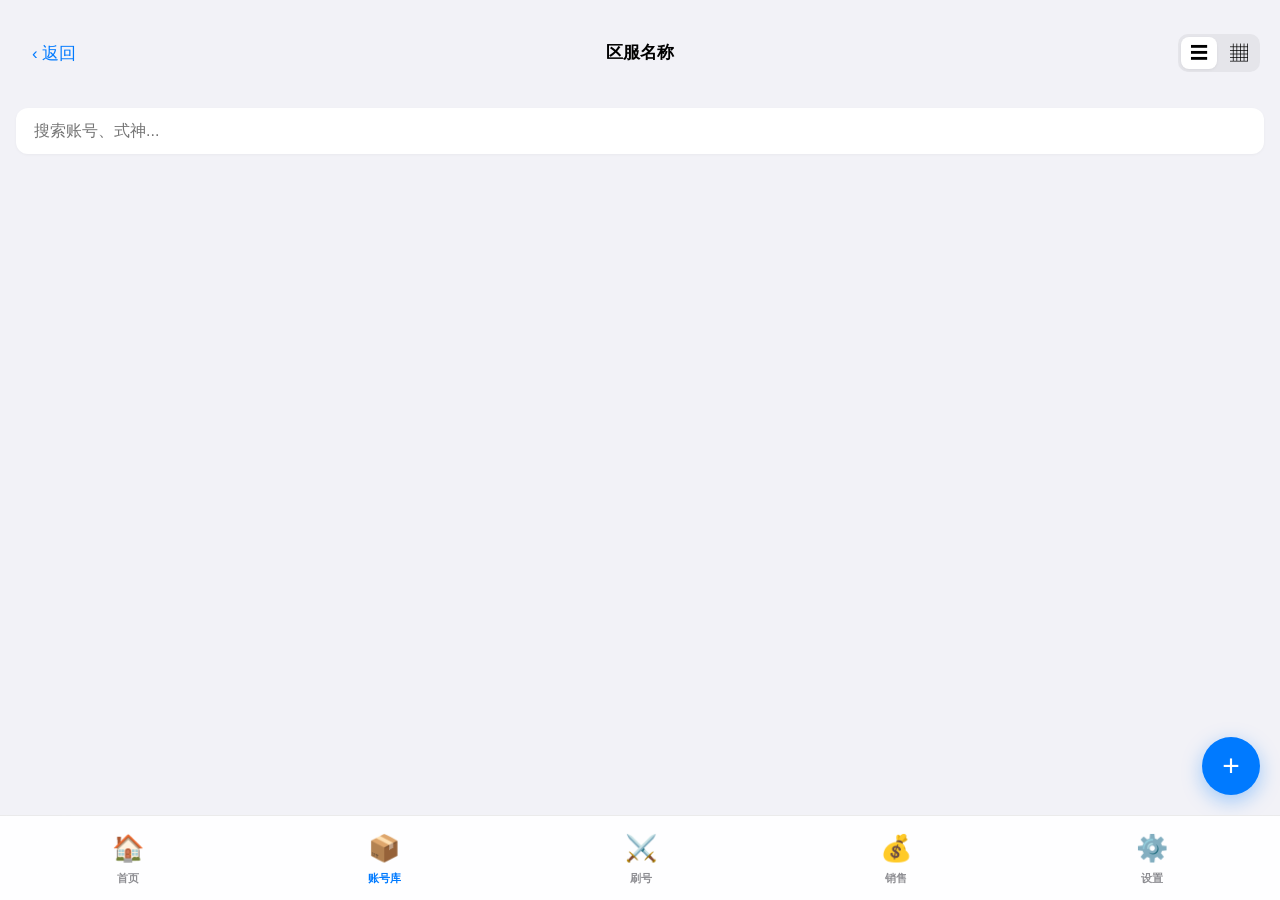
<file: accounts.html>
<!DOCTYPE html>
<html lang="zh-CN">
<head>
    <meta charset="UTF-8">
    <meta name="viewport" content="width=device-width, initial-scale=1.0, maximum-scale=1.0, user-scalable=no, viewport-fit=cover">
    <meta name="apple-mobile-web-app-capable" content="yes">
    <meta name="apple-mobile-web-app-status-bar-style" content="default">
    <title>阴阳师账号管理器 - 账号列表</title>
    <link rel="stylesheet" href="styles.css">
</head>
<body>
    <div class="safe-top"></div>
    <div class="container">
        <section class="view active">
            <div class="ios-nav-bar">
                <button class="ios-nav-back" onclick="backToServerList()">‹ 返回</button>
                <span class="ios-nav-title" id="currentServerName">区服名称</span>
                <div class="ios-nav-right">
                    <div class="ios-view-toggle">
                        <button class="ios-view-toggle-btn active" id="viewListBtn" onclick="setViewMode('list')">☰</button>
                        <button class="ios-view-toggle-btn" id="viewGridBtn" onclick="setViewMode('grid')">▦</button>
                    </div>
                </div>
            </div>
            <div class="search-bar">
                <input type="text" class="search-input" id="accountSearch" placeholder="搜索账号、式神..." oninput="filterAccounts()">
            </div>
            <div id="accountList"></div>
        </section>
    </div>
    
    <nav class="ios-tab-bar">
        <a class="ios-tab-item" onclick="event.preventDefault();navigateTo('home')">
            <span class="ios-tab-icon">🏠</span>
            <span class="ios-tab-label">首页</span>
        </a>
        <a class="ios-tab-item active" onclick="event.preventDefault();navigateTo('accounts')">
            <span class="ios-tab-icon">📦</span>
            <span class="ios-tab-label">账号库</span>
        </a>
        <a class="ios-tab-item" onclick="event.preventDefault();navigateTo('grind')">
            <span class="ios-tab-icon">⚔️</span>
            <span class="ios-tab-label">刷号</span>
        </a>
        <a class="ios-tab-item" onclick="event.preventDefault();navigateTo('sales')">
            <span class="ios-tab-icon">💰</span>
            <span class="ios-tab-label">销售</span>
        </a>
        <a class="ios-tab-item" onclick="event.preventDefault();navigateTo('settings')">
            <span class="ios-tab-icon">⚙️</span>
            <span class="ios-tab-label">设置</span>
        </a>
    </nav>

    <button class="fab" onclick="openAddAccountModal()">+</button>
    <input type="hidden" id="currentServerId">

    <div class="ios-modal" id="accountModal">
        <div class="ios-modal-content">
            <div class="ios-modal-header">
                <h3 class="ios-modal-title" id="accountModalTitle">添加账号</h3>
                <button class="ios-modal-close" onclick="closeModal('accountModal')">×</button>
            </div>
            <form id="accountForm">
                <input type="hidden" id="editAccountId">
                <div class="ios-form-row">
                    <div class="ios-form-group">
                        <label class="ios-form-label">账号</label>
                        <input type="text" class="ios-form-input" id="accountName" required placeholder="自动补@163.com">
                    </div>
                    <div class="ios-form-group">
                        <label class="ios-form-label">密码</label>
                        <input type="text" class="ios-form-input" id="accountPassword" placeholder="默认密码">
                    </div>
                </div>
                <div class="ios-form-row">
                    <div class="ios-form-group">
                        <label class="ios-form-label">等级</label>
                        <input type="number" class="ios-form-input" id="accountLevel" min="1" max="60" value="1">
                    </div>
                    <div class="ios-form-group">
                        <label class="ios-form-label">手机号</label>
                        <select class="ios-form-select" id="accountPhone" onchange="checkPhoneManual()">
                            <option value="">选择手机号</option>
                            <option value="__manual__">手动输入</option>
                        </select>
                        <input type="text" class="ios-form-input" id="accountPhoneManual" style="display:none;margin-top:10px;" placeholder="输入手机号">
                    </div>
                </div>
                <div class="ios-form-group">
                    <label class="ios-form-label">式神（逗号分隔）</label>
                    <input type="text" class="ios-form-input" id="accountShikigami" placeholder="阿修罗,因幡辉夜姬">
                </div>
                <div class="ios-form-group">
                    <label class="ios-form-label">备注</label>
                    <input type="text" class="ios-form-input" id="accountRemark" placeholder="添加备注...">
                </div>
                <div class="ios-modal-footer">
                    <button type="button" class="ios-btn ios-btn-gray" onclick="closeModal('accountModal')">取消</button>
                    <button type="submit" class="ios-btn ios-btn-primary">保存</button>
                </div>
            </form>
        </div>
    </div>

    <div class="ios-modal" id="sellModal">
        <div class="ios-modal-content">
            <div class="ios-modal-header">
                <h3 class="ios-modal-title">标记已售</h3>
                <button class="ios-modal-close" onclick="closeModal('sellModal')">×</button>
            </div>
            <form id="sellForm">
                <input type="hidden" id="sellAccountId">
                <div class="ios-form-group">
                    <label class="ios-form-label">出售价格</label>
                    <input type="number" class="ios-form-input" id="sellPrice" required placeholder="输入售价">
                </div>
                <div class="ios-modal-footer">
                    <button type="button" class="ios-btn ios-btn-gray" onclick="closeModal('sellModal')">取消</button>
                    <button type="submit" class="ios-btn ios-btn-success">确认出售</button>
                </div>
            </form>
        </div>
    </div>

    <div class="toast" id="toast"></div>

    <script src="app.js"></script>
    <script>
        document.addEventListener('DOMContentLoaded', function() {
            initData();
            // 从URL获取serverId
            const urlParams = new URLSearchParams(window.location.search);
            const serverId = urlParams.get('serverId');
            if (serverId) {
                selectedServerId = serverId;
                const server = getData(STORAGE.SERVERS).find(s => s.id === serverId);
                document.getElementById('currentServerName').textContent = server ? server.name : '';
                document.getElementById('currentServerId').value = serverId;
                filterAccounts();
            }
            // 设置导航激活状态
            document.querySelectorAll('.ios-tab-item')[1].classList.add('active');
            // 恢复视图模式
            const savedMode = localStorage.getItem('account_view_mode') || 'list';
            viewMode = savedMode;
            document.getElementById('viewListBtn').classList.toggle('active', savedMode === 'list');
            document.getElementById('viewGridBtn').classList.toggle('active', savedMode === 'grid');
        });
    </script>
</body>
</html>
</file>
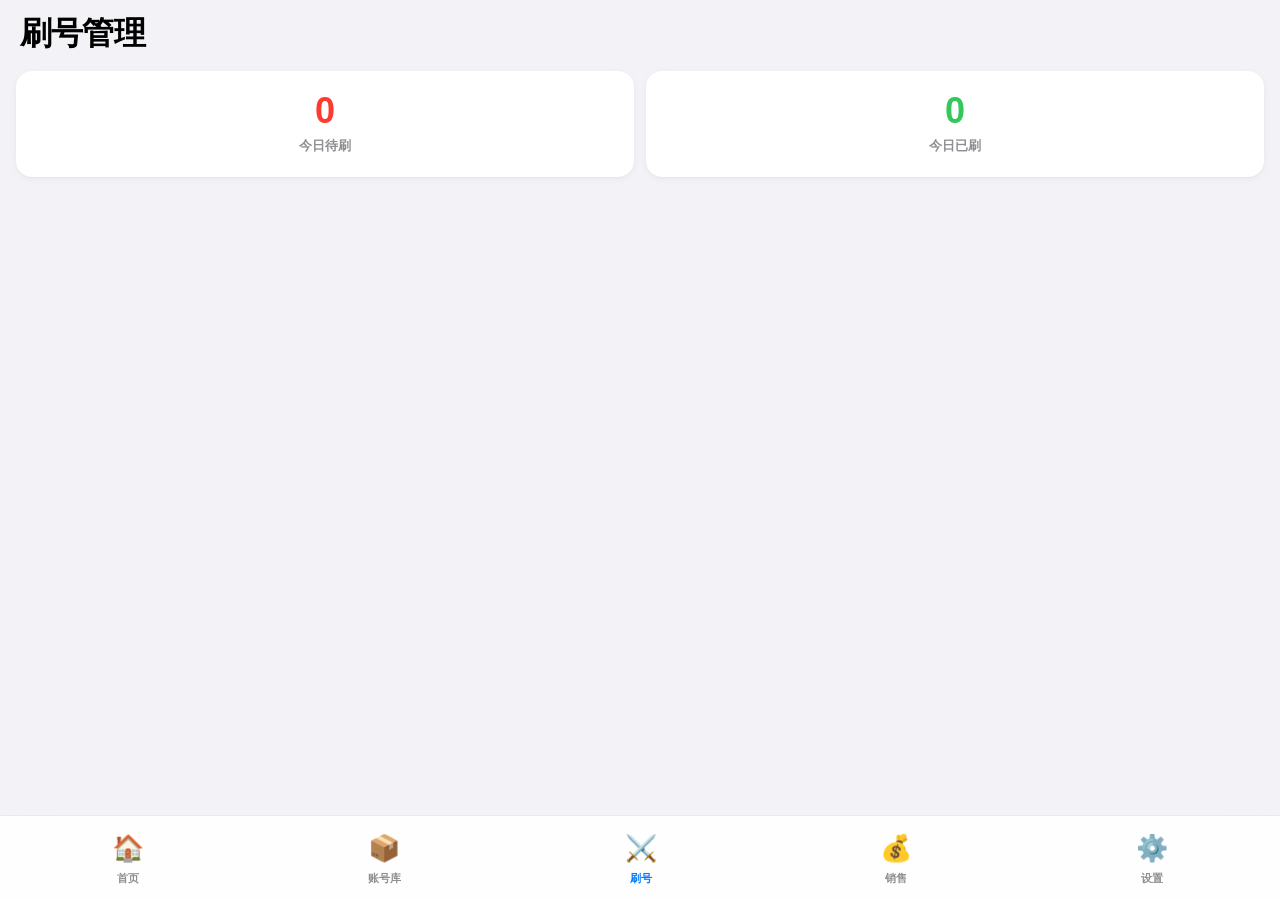
<file: grinding.html>
<!DOCTYPE html>
<html lang="zh-CN">
<head>
    <meta charset="UTF-8">
    <meta name="viewport" content="width=device-width, initial-scale=1.0, maximum-scale=1.0, user-scalable=no, viewport-fit=cover">
    <meta name="apple-mobile-web-app-capable" content="yes">
    <meta name="apple-mobile-web-app-status-bar-style" content="default">
    <title>阴阳师账号管理器 - 刷号管理</title>
    <link rel="stylesheet" href="styles.css">
</head>
<body>
    <div class="safe-top"></div>
    <div class="container">
        <section class="view active">
            <h1 class="ios-title">刷号管理</h1>
            <div class="ios-stats-grid">
                <div class="ios-stat-card">
                    <div class="ios-stat-value red" id="grindTodo">0</div>
                    <div class="ios-stat-label">今日待刷</div>
                </div>
                <div class="ios-stat-card clickable" onclick="showGrindDetail()">
                    <div class="ios-stat-value green" id="grindDone">0</div>
                    <div class="ios-stat-label">今日已刷</div>
                </div>
            </div>
            <div id="grindList"></div>
        </section>
    </div>
    
    <nav class="ios-tab-bar">
        <a class="ios-tab-item" onclick="event.preventDefault();navigateTo('home')">
            <span class="ios-tab-icon">🏠</span>
            <span class="ios-tab-label">首页</span>
        </a>
        <a class="ios-tab-item" onclick="event.preventDefault();navigateTo('accounts')">
            <span class="ios-tab-icon">📦</span>
            <span class="ios-tab-label">账号库</span>
        </a>
        <a class="ios-tab-item active" onclick="event.preventDefault();navigateTo('grind')">
            <span class="ios-tab-icon">⚔️</span>
            <span class="ios-tab-label">刷号</span>
        </a>
        <a class="ios-tab-item" onclick="event.preventDefault();navigateTo('sales')">
            <span class="ios-tab-icon">💰</span>
            <span class="ios-tab-label">销售</span>
        </a>
        <a class="ios-tab-item" onclick="event.preventDefault();navigateTo('settings')">
            <span class="ios-tab-icon">⚙️</span>
            <span class="ios-tab-label">设置</span>
        </a>
    </nav>

    <div class="ios-modal" id="grindDetailModal">
        <div class="ios-modal-content">
            <div class="ios-modal-header">
                <h3 class="ios-modal-title">今日已刷详情</h3>
                <button class="ios-modal-close" onclick="closeModal('grindDetailModal')">×</button>
            </div>
            <div id="grindDetailList"></div>
        </div>
    </div>

    <div class="toast" id="toast"></div>

    <script src="app.js"></script>
    <script>
        document.addEventListener('DOMContentLoaded', function() {
            initData();
            renderGrind();
            // 设置导航激活状态
            document.querySelectorAll('.ios-tab-item')[2].classList.add('active');
        });
    </script>
</body>
</html>
</file>
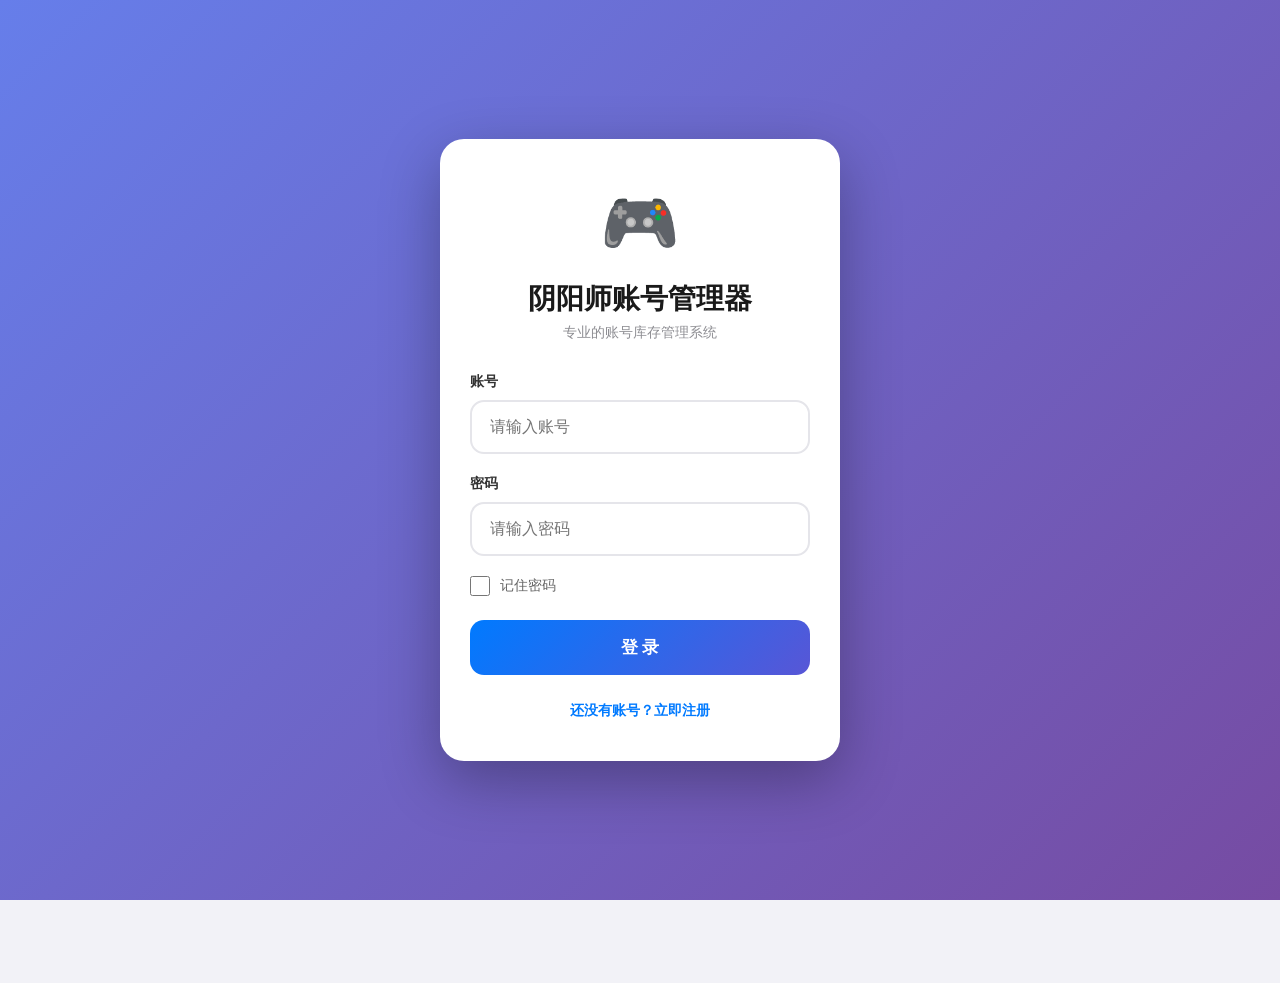
<file: login.html>
<!DOCTYPE html>
<html lang="zh-CN">
<head>
    <meta charset="UTF-8">
    <meta name="viewport" content="width=device-width, initial-scale=1.0, maximum-scale=1.0, user-scalable=no, viewport-fit=cover">
    <meta name="apple-mobile-web-app-capable" content="yes">
    <meta name="apple-mobile-web-app-status-bar-style" content="default">
    <title>阴阳师账号管理器 - 登录</title>
    <link rel="stylesheet" href="styles.css">
    <style>
        .login-container {
            min-height: 100vh;
            display: flex;
            align-items: center;
            justify-content: center;
            padding: 20px;
            background: linear-gradient(135deg, #667eea 0%, #764ba2 100%);
        }
        .login-card {
            background: white;
            border-radius: 24px;
            padding: 40px 30px;
            width: 100%;
            max-width: 400px;
            box-shadow: 0 20px 60px rgba(0, 0, 0, 0.3);
        }
        .login-logo {
            text-align: center;
            margin-bottom: 30px;
        }
        .login-logo-icon {
            font-size: 64px;
            margin-bottom: 10px;
        }
        .login-title {
            font-size: 28px;
            font-weight: 800;
            color: #1a1a1a;
            margin-bottom: 5px;
        }
        .login-subtitle {
            font-size: 14px;
            color: #8E8E93;
        }
        .login-form-group {
            margin-bottom: 20px;
        }
        .login-label {
            display: block;
            font-size: 14px;
            font-weight: 600;
            color: #333;
            margin-bottom: 8px;
        }
        .login-input {
            width: 100%;
            padding: 16px 18px;
            border: 2px solid #E5E5EA;
            border-radius: 14px;
            font-size: 16px;
            outline: none;
            transition: border-color 0.2s;
        }
        .login-input:focus {
            border-color: #007AFF;
        }
        .login-checkbox {
            display: flex;
            align-items: center;
            gap: 10px;
            margin-bottom: 24px;
        }
        .login-checkbox input {
            width: 20px;
            height: 20px;
            accent-color: #007AFF;
        }
        .login-checkbox label {
            font-size: 14px;
            color: #666;
            cursor: pointer;
        }
        .login-btn {
            width: 100%;
            padding: 16px;
            background: linear-gradient(135deg, #007AFF 0%, #5856D6 100%);
            color: white;
            border: none;
            border-radius: 14px;
            font-size: 17px;
            font-weight: 700;
            cursor: pointer;
            transition: transform 0.2s, opacity 0.2s;
        }
        .login-btn:active {
            transform: scale(0.98);
            opacity: 0.9;
        }
        .login-footer {
            text-align: center;
            margin-top: 24px;
        }
        .login-link {
            color: #007AFF;
            text-decoration: none;
            font-size: 14px;
            font-weight: 600;
        }
        .login-link:hover {
            text-decoration: underline;
        }
    </style>
</head>
<body>
    <div class="login-container">
        <div class="login-card">
            <div class="login-logo">
                <div class="login-logo-icon">🎮</div>
                <h1 class="login-title">阴阳师账号管理器</h1>
                <p class="login-subtitle">专业的账号库存管理系统</p>
            </div>
            
            <form id="loginForm">
                <div class="login-form-group">
                    <label class="login-label">账号</label>
                    <input type="text" class="login-input" id="loginUsername" placeholder="请输入账号" required>
                </div>
                
                <div class="login-form-group">
                    <label class="login-label">密码</label>
                    <input type="password" class="login-input" id="loginPassword" placeholder="请输入密码" required>
                </div>
                
                <div class="login-checkbox">
                    <input type="checkbox" id="rememberMe">
                    <label for="rememberMe">记住密码</label>
                </div>
                
                <button type="submit" class="login-btn">登 录</button>
            </form>
            
            <div class="login-footer">
                <a href="register.html" class="login-link">还没有账号？立即注册</a>
            </div>
        </div>
    </div>

    <div class="toast" id="toast"></div>

    <script src="app.js"></script>
    <script>
        document.addEventListener('DOMContentLoaded', function() {
            // 检查是否已登录
            checkAuth();
            
            // 记住密码自动填充
            const savedUsername = localStorage.getItem('remember_username');
            const savedPassword = localStorage.getItem('remember_password');
            if (savedUsername && savedPassword) {
                document.getElementById('loginUsername').value = savedUsername;
                document.getElementById('loginPassword').value = savedPassword;
                document.getElementById('rememberMe').checked = true;
            }
            
            // 登录表单提交
            document.getElementById('loginForm').addEventListener('submit', async function(e) {
                e.preventDefault();
                const username = document.getElementById('loginUsername').value.trim();
                const password = document.getElementById('loginPassword').value;
                const rememberMe = document.getElementById('rememberMe').checked;
                
                const success = await loginUser(username, password);
                if (success) {
                    // 记住密码
                    if (rememberMe) {
                        localStorage.setItem('remember_username', username);
                        localStorage.setItem('remember_password', password);
                    } else {
                        localStorage.removeItem('remember_username');
                        localStorage.removeItem('remember_password');
                    }
                    window.location.href = 'index.html';
                }
            });
        });
    </script>
</body>
</html>
</file>
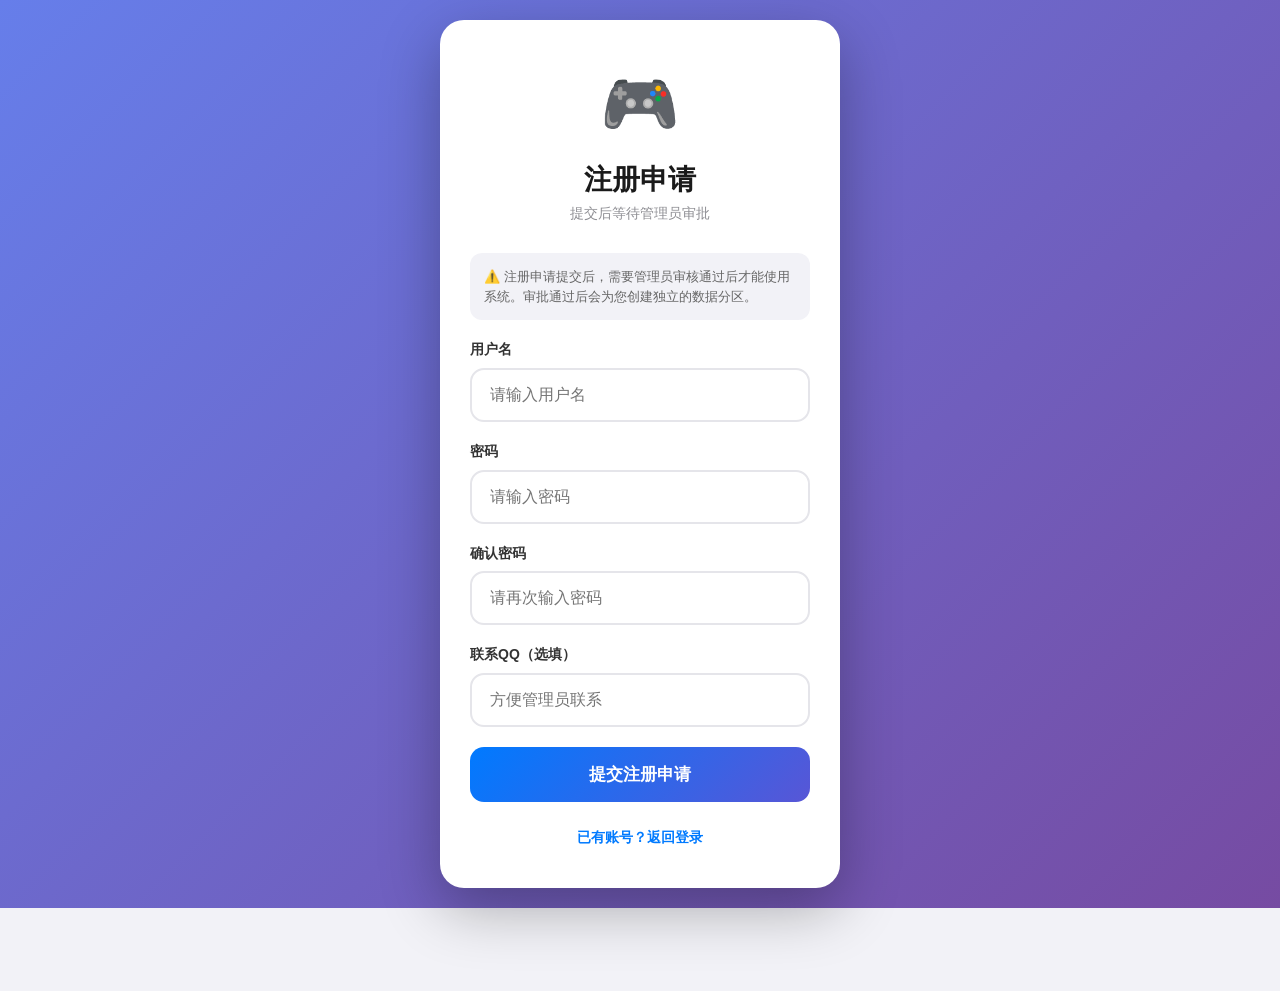
<file: register.html>
<!DOCTYPE html>
<html lang="zh-CN">
<head>
    <meta charset="UTF-8">
    <meta name="viewport" content="width=device-width, initial-scale=1.0, maximum-scale=1.0, user-scalable=no, viewport-fit=cover">
    <meta name="apple-mobile-web-app-capable" content="yes">
    <meta name="apple-mobile-web-app-status-bar-style" content="default">
    <title>阴阳师账号管理器 - 注册</title>
    <link rel="stylesheet" href="styles.css">
    <style>
        .register-container {
            min-height: 100vh;
            display: flex;
            align-items: center;
            justify-content: center;
            padding: 20px;
            background: linear-gradient(135deg, #667eea 0%, #764ba2 100%);
        }
        .register-card {
            background: white;
            border-radius: 24px;
            padding: 40px 30px;
            width: 100%;
            max-width: 400px;
            box-shadow: 0 20px 60px rgba(0, 0, 0, 0.3);
        }
        .register-logo {
            text-align: center;
            margin-bottom: 30px;
        }
        .register-logo-icon {
            font-size: 64px;
            margin-bottom: 10px;
        }
        .register-title {
            font-size: 28px;
            font-weight: 800;
            color: #1a1a1a;
            margin-bottom: 5px;
        }
        .register-subtitle {
            font-size: 14px;
            color: #8E8E93;
        }
        .register-form-group {
            margin-bottom: 20px;
        }
        .register-label {
            display: block;
            font-size: 14px;
            font-weight: 600;
            color: #333;
            margin-bottom: 8px;
        }
        .register-input {
            width: 100%;
            padding: 16px 18px;
            border: 2px solid #E5E5EA;
            border-radius: 14px;
            font-size: 16px;
            outline: none;
            transition: border-color 0.2s;
        }
        .register-input:focus {
            border-color: #007AFF;
        }
        .register-btn {
            width: 100%;
            padding: 16px;
            background: linear-gradient(135deg, #007AFF 0%, #5856D6 100%);
            color: white;
            border: none;
            border-radius: 14px;
            font-size: 17px;
            font-weight: 700;
            cursor: pointer;
            transition: transform 0.2s, opacity 0.2s;
        }
        .register-btn:active {
            transform: scale(0.98);
            opacity: 0.9;
        }
        .register-footer {
            text-align: center;
            margin-top: 24px;
        }
        .register-link {
            color: #007AFF;
            text-decoration: none;
            font-size: 14px;
            font-weight: 600;
        }
        .register-link:hover {
            text-decoration: underline;
        }
        .register-note {
            background: #F2F2F7;
            border-radius: 12px;
            padding: 14px;
            margin-bottom: 20px;
            font-size: 13px;
            color: #666;
            line-height: 1.5;
        }
    </style>
</head>
<body>
    <div class="register-container">
        <div class="register-card">
            <div class="register-logo">
                <div class="register-logo-icon">🎮</div>
                <h1 class="register-title">注册申请</h1>
                <p class="register-subtitle">提交后等待管理员审批</p>
            </div>
            
            <div class="register-note">
                ⚠️ 注册申请提交后，需要管理员审核通过后才能使用系统。审批通过后会为您创建独立的数据分区。
            </div>
            
            <form id="registerForm">
                <div class="register-form-group">
                    <label class="register-label">用户名</label>
                    <input type="text" class="register-input" id="regUsername" placeholder="请输入用户名" required>
                </div>
                
                <div class="register-form-group">
                    <label class="register-label">密码</label>
                    <input type="password" class="register-input" id="regPassword" placeholder="请输入密码" required>
                </div>
                
                <div class="register-form-group">
                    <label class="register-label">确认密码</label>
                    <input type="password" class="register-input" id="regPassword2" placeholder="请再次输入密码" required>
                </div>
                
                <div class="register-form-group">
                    <label class="register-label">联系QQ（选填）</label>
                    <input type="text" class="register-input" id="regContact" placeholder="方便管理员联系">
                </div>
                
                <button type="submit" class="register-btn">提交注册申请</button>
            </form>
            
            <div class="register-footer">
                <a href="login.html" class="register-link">已有账号？返回登录</a>
            </div>
        </div>
    </div>

    <div class="toast" id="toast"></div>

    <script src="app.js"></script>
    <script>
        document.addEventListener('DOMContentLoaded', function() {
            // 注册表单提交
            document.getElementById('registerForm').addEventListener('submit', async function(e) {
                e.preventDefault();
                const username = document.getElementById('regUsername').value.trim();
                const password = document.getElementById('regPassword').value;
                const password2 = document.getElementById('regPassword2').value;
                const contact = document.getElementById('regContact').value.trim();
                
                if (password !== password2) {
                    showToast('两次输入的密码不一致');
                    return;
                }
                
                if (password.length < 6) {
                    showToast('密码长度至少6位');
                    return;
                }
                
                const success = await registerUser(username, password, contact);
                if (success) {
                    showToast('注册申请已提交，请等待管理员审批');
                    setTimeout(() => {
                        window.location.href = 'login.html';
                    }, 2000);
                }
            });
        });
    </script>
</body>
</html>
</file>
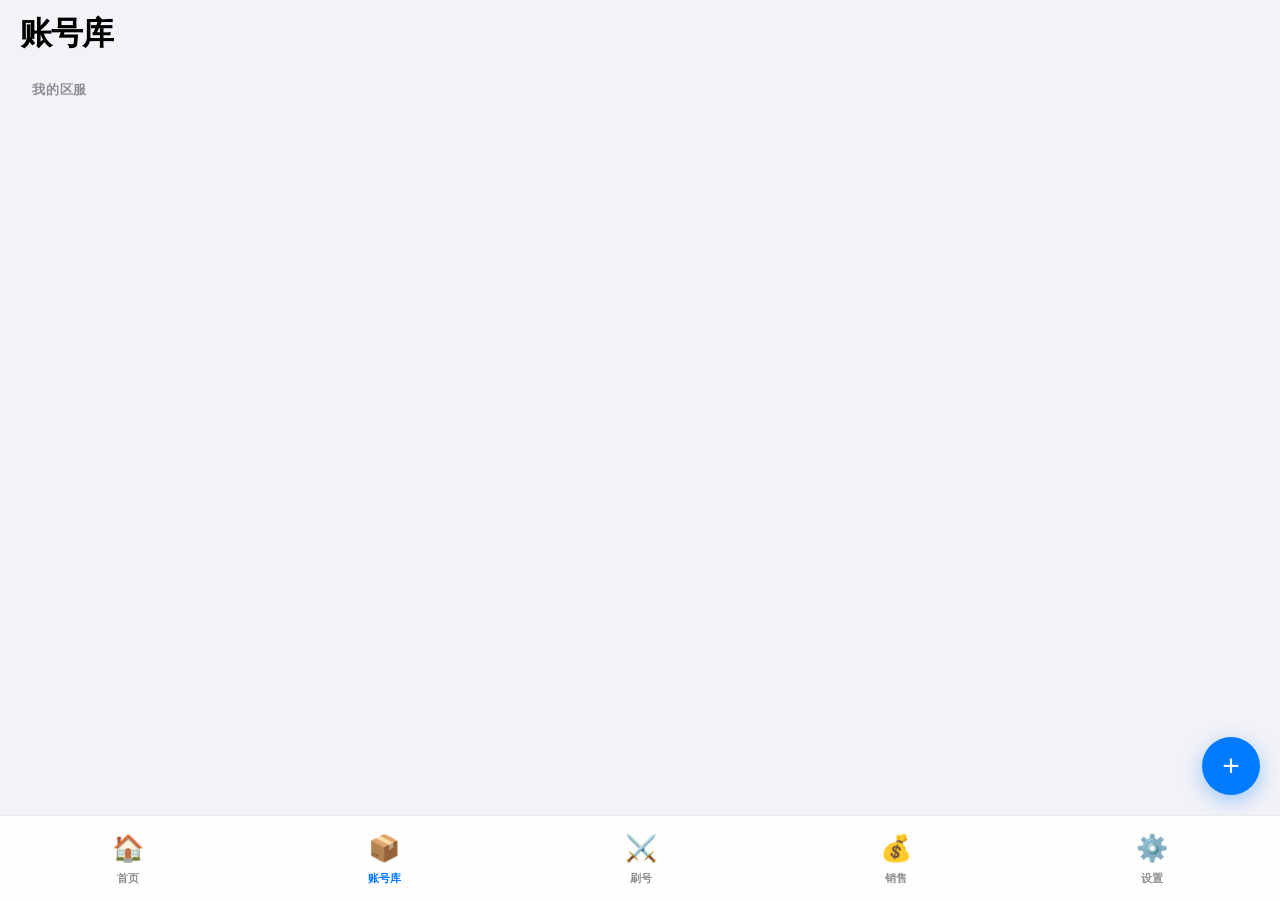
<file: servers.html>
<!DOCTYPE html>
<html lang="zh-CN">
<head>
    <meta charset="UTF-8">
    <meta name="viewport" content="width=device-width, initial-scale=1.0, maximum-scale=1.0, user-scalable=no, viewport-fit=cover">
    <meta name="apple-mobile-web-app-capable" content="yes">
    <meta name="apple-mobile-web-app-status-bar-style" content="default">
    <title>阴阳师账号管理器 - 区服列表</title>
    <link rel="stylesheet" href="styles.css">
</head>
<body>
    <div class="safe-top"></div>
    <div class="container">
        <section class="view active">
            <h1 class="ios-title">账号库</h1>
            <div class="ios-group-title">我的区服</div>
            <div class="ios-group" id="serverList"></div>
        </section>
    </div>
    
    <nav class="ios-tab-bar">
        <a class="ios-tab-item" onclick="event.preventDefault();navigateTo('home')">
            <span class="ios-tab-icon">🏠</span>
            <span class="ios-tab-label">首页</span>
        </a>
        <a class="ios-tab-item active" onclick="event.preventDefault();navigateTo('accounts')">
            <span class="ios-tab-icon">📦</span>
            <span class="ios-tab-label">账号库</span>
        </a>
        <a class="ios-tab-item" onclick="event.preventDefault();navigateTo('grind')">
            <span class="ios-tab-icon">⚔️</span>
            <span class="ios-tab-label">刷号</span>
        </a>
        <a class="ios-tab-item" onclick="event.preventDefault();navigateTo('sales')">
            <span class="ios-tab-icon">💰</span>
            <span class="ios-tab-label">销售</span>
        </a>
        <a class="ios-tab-item" onclick="event.preventDefault();navigateTo('settings')">
            <span class="ios-tab-icon">⚙️</span>
            <span class="ios-tab-label">设置</span>
        </a>
    </nav>

    <button class="fab" onclick="openAddServerModal()">+</button>

    <div class="ios-action-sheet" id="serverActionSheet">
        <div class="ios-action-sheet-content">
            <div class="ios-action-sheet-item" onclick="editServerFromSheet()">编辑</div>
            <div class="ios-action-sheet-item danger" onclick="deleteServerFromSheet()">删除</div>
            <div class="ios-action-sheet-cancel" onclick="closeActionSheet()">取消</div>
        </div>
    </div>

    <div class="ios-modal" id="serverModal">
        <div class="ios-modal-content">
            <div class="ios-modal-header">
                <h3 class="ios-modal-title" id="serverModalTitle">添加区服</h3>
                <button class="ios-modal-close" onclick="closeModal('serverModal')">×</button>
            </div>
            <form id="serverForm">
                <input type="hidden" id="editServerId">
                <div class="ios-form-group">
                    <label class="ios-form-label">区服名称</label>
                    <input type="text" class="ios-form-input" id="serverName" required placeholder="如：春之樱">
                </div>
                <div class="ios-form-group">
                    <label class="ios-form-label">开服时间</label>
                    <input type="date" class="ios-form-input" id="serverOpenTime">
                </div>
                <div class="ios-modal-footer">
                    <button type="button" class="ios-btn ios-btn-gray" onclick="closeModal('serverModal')">取消</button>
                    <button type="submit" class="ios-btn ios-btn-primary">保存</button>
                </div>
            </form>
        </div>
    </div>

    <div class="toast" id="toast"></div>

    <script src="app.js"></script>
    <script>
        document.addEventListener('DOMContentLoaded', function() {
            initData();
            renderServerList();
            // 设置导航激活状态
            document.querySelectorAll('.ios-tab-item')[1].classList.add('active');
        });
    </script>
</body>
</html>
</file>
<file: styles.css>
* {
            margin: 0;
            padding: 0;
            box-sizing: border-box;
            -webkit-tap-highlight-color: transparent;
        }
        :root {
            --ios-bg: #F2F2F7;
            --ios-card: #FFFFFF;
            --ios-text: #000000;
            --ios-text-secondary: #8E8E93;
            --ios-blue: #007AFF;
            --ios-green: #34C759;
            --ios-red: #FF3B30;
            --ios-orange: #FF9500;
            --ios-gray: #E5E5EA;
            --ios-gray-dark: #C7C7CC;
            --ios-separator: #C6C6C8;
            --ios-radius: 16px;
            --ios-radius-lg: 20px;
        }
        body {
            font-family: -apple-system, BlinkMacSystemFont, 'SF Pro Display', 'Segoe UI', Roboto, 'Helvetica Neue', Arial, sans-serif;
            background: var(--ios-bg);
            color: var(--ios-text);
            min-height: 100vh;
            overflow-x: hidden;
            padding-bottom: 83px;
            padding-bottom: calc(83px + env(safe-area-inset-bottom));
            line-height: 1.4;
        }
        .container {
            max-width: 100%;
            margin: 0 auto;
        }
        .safe-top {
            height: env(safe-area-inset-top);
            background: var(--ios-bg);
        }
        .glass {
            background: rgba(255, 255, 255, 0.92);
            backdrop-filter: blur(30px);
            -webkit-backdrop-filter: blur(30px);
        }
        .view {
            display: none;
            padding: 16px;
            animation: iosSlide 0.3s cubic-bezier(0.25, 0.46, 0.45, 0.94);
        }
        .view.active {
            display: block;
        }
        @keyframes iosSlide {
            from { opacity: 0; transform: translateX(20px); }
            to { opacity: 1; transform: translateX(0); }
        }
        .ios-title {
            font-size: 32px;
            font-weight: 800;
            letter-spacing: -0.8px;
            margin-bottom: 20px;
            padding: 0 4px;
            line-height: 1.1;
        }
        .ios-card {
            background: var(--ios-card);
            border-radius: var(--ios-radius);
            padding: 18px;
            margin-bottom: 14px;
            box-shadow: 0 2px 8px rgba(0, 0, 0, 0.04), 0 1px 2px rgba(0, 0, 0, 0.03);
        }
        .ios-group {
            background: var(--ios-card);
            border-radius: var(--ios-radius);
            overflow: hidden;
            margin-bottom: 14px;
            box-shadow: 0 2px 8px rgba(0, 0, 0, 0.04), 0 1px 2px rgba(0, 0, 0, 0.03);
        }
        .ios-group-title {
            font-size: 13px;
            font-weight: 600;
            color: var(--ios-text-secondary);
            text-transform: uppercase;
            letter-spacing: 0.8px;
            padding: 10px 16px 6px;
        }
        .ios-item {
            display: flex;
            align-items: center;
            padding: 16px;
            border-bottom: 0.5px solid var(--ios-gray);
            cursor: pointer;
            transition: background 0.2s;
        }
        .ios-item:last-child {
            border-bottom: none;
        }
        .ios-item:active {
            background: var(--ios-bg);
        }
        .ios-item-content {
            flex: 1;
        }
        .ios-item-title {
            font-size: 17px;
            font-weight: 500;
        }
        .ios-item-subtitle {
            font-size: 14px;
            color: var(--ios-text-secondary);
            margin-top: 3px;
        }
        .ios-item-value {
            font-size: 16px;
            color: var(--ios-text-secondary);
            margin-right: 10px;
            font-weight: 500;
        }
        .ios-item-arrow {
            color: var(--ios-gray-dark);
            font-size: 16px;
            font-weight: 400;
        }
        .ios-more-btn {
            padding: 8px 12px;
            border: none;
            background: none;
            font-size: 20px;
            color: var(--ios-text-secondary);
            cursor: pointer;
            font-weight: 600;
        }
        .ios-view-toggle {
            display: flex;
            gap: 4px;
            background: var(--ios-gray);
            border-radius: 10px;
            padding: 3px;
        }
        .ios-view-toggle-btn {
            width: 36px;
            height: 32px;
            border: none;
            background: transparent;
            border-radius: 8px;
            font-size: 18px;
            cursor: pointer;
            transition: all 0.2s;
            display: flex;
            align-items: center;
            justify-content: center;
        }
        .ios-view-toggle-btn.active {
            background: white;
            box-shadow: 0 1px 3px rgba(0, 0, 0, 0.06);
        }
        .ios-stats-grid {
            display: grid;
            grid-template-columns: repeat(2, 1fr);
            gap: 12px;
            margin-bottom: 18px;
        }
        .ios-stat-card {
            background: var(--ios-card);
            border-radius: var(--ios-radius);
            padding: 22px 16px;
            text-align: center;
            box-shadow: 0 2px 8px rgba(0, 0, 0, 0.04), 0 1px 2px rgba(0, 0, 0, 0.03);
            transition: transform 0.2s;
            cursor: pointer;
        }
        .ios-stat-card:active {
            transform: scale(0.98);
        }
        .ios-stat-card.clickable {
            cursor: pointer;
        }
        .ios-stat-card.clickable:active {
            transform: scale(0.96);
        }
        .ios-stat-value {
            font-size: 36px;
            font-weight: 800;
            line-height: 1;
            margin-bottom: 8px;
        }
        .ios-stat-value.blue { color: var(--ios-blue); }
        .ios-stat-value.green { color: var(--ios-green); }
        .ios-stat-value.red { color: var(--ios-red); }
        .ios-stat-label {
            font-size: 13px;
            color: var(--ios-text-secondary);
            font-weight: 600;
            letter-spacing: 0.2px;
        }
        .ios-btn {
            padding: 14px 24px;
            border-radius: 12px;
            border: none;
            font-size: 16px;
            font-weight: 600;
            cursor: pointer;
            transition: all 0.2s;
            letter-spacing: 0.2px;
        }
        .ios-btn:active {
            opacity: 0.7;
            transform: scale(0.97);
        }
        .ios-btn-primary {
            background: var(--ios-blue);
            color: white;
        }
        .ios-btn-success {
            background: var(--ios-green);
            color: white;
        }
        .ios-btn-danger {
            background: var(--ios-red);
            color: white;
        }
        .ios-btn-gray {
            background: var(--ios-gray);
            color: var(--ios-text);
        }
        .ios-btn-orange {
            background: var(--ios-orange);
            color: white;
        }
        .ios-btn-sm {
            padding: 6px 10px;
            font-size: 16px;
            border-radius: 8px;
            font-weight: 600;
        }
        .ios-tab-bar {
            position: fixed;
            bottom: 0;
            left: 0;
            right: 0;
            background: rgba(255, 255, 255, 0.92);
            backdrop-filter: blur(30px);
            -webkit-backdrop-filter: blur(30px);
            display: flex;
            justify-content: space-around;
            padding: 10px 0;
            padding-bottom: calc(10px + env(safe-area-inset-bottom));
            border-top: 0.5px solid rgba(0, 0, 0, 0.08);
            z-index: 100;
        }
        .ios-tab-item {
            display: flex;
            flex-direction: column;
            align-items: center;
            gap: 4px;
            background: none;
            border: none;
            cursor: pointer;
            padding: 4px 16px;
            color: var(--ios-text-secondary);
            transition: color 0.2s;
        }
        .ios-tab-item.active {
            color: var(--ios-blue);
        }
        .ios-tab-icon {
            font-size: 26px;
        }
        .ios-tab-label {
            font-size: 11px;
            font-weight: 600;
            letter-spacing: 0.2px;
        }
        .ios-form-group {
            margin-bottom: 18px;
        }
        .ios-form-label {
            display: block;
            font-size: 13px;
            color: var(--ios-text-secondary);
            margin-bottom: 8px;
            font-weight: 600;
            letter-spacing: 0.2px;
        }
        .ios-form-input {
            width: 100%;
            padding: 14px 16px;
            border: 1px solid var(--ios-gray);
            border-radius: 12px;
            font-size: 16px;
            background: var(--ios-card);
            outline: none;
            transition: border-color 0.2s;
        }
        .ios-form-input:focus {
            border-color: var(--ios-blue);
        }
        .ios-form-select {
            width: 100%;
            padding: 14px 16px;
            border: 1px solid var(--ios-gray);
            border-radius: 12px;
            font-size: 16px;
            background: var(--ios-card);
            outline: none;
            appearance: none;
            cursor: pointer;
        }
        .ios-form-row {
            display: grid;
            grid-template-columns: repeat(2, 1fr);
            gap: 12px;
        }
        .ios-modal {
            position: fixed;
            top: 0;
            left: 0;
            right: 0;
            bottom: 0;
            background: rgba(0, 0, 0, 0.45);
            display: none;
            align-items: flex-end;
            justify-content: center;
            z-index: 1000;
            padding-bottom: env(safe-area-inset-bottom);
        }
        .ios-modal.active {
            display: flex;
        }
        .ios-modal-content {
            background: var(--ios-card);
            width: 100%;
            max-height: 88vh;
            border-radius: var(--ios-radius-lg) var(--ios-radius-lg) 0 0;
            padding: 20px;
            overflow-y: auto;
            animation: iosSheet 0.35s cubic-bezier(0.25, 0.46, 0.45, 0.94);
        }
        @keyframes iosSheet {
            from { transform: translateY(100%); }
            to { transform: translateY(0); }
        }
        .ios-modal-header {
            display: flex;
            justify-content: space-between;
            align-items: center;
            margin-bottom: 24px;
        }
        .ios-modal-title {
            font-size: 20px;
            font-weight: 700;
        }
        .ios-modal-close {
            width: 36px;
            height: 36px;
            border-radius: 50%;
            border: none;
            background: var(--ios-gray);
            cursor: pointer;
            font-size: 18px;
            color: var(--ios-text-secondary);
            transition: background 0.2s;
        }
        .ios-modal-close:active {
            background: var(--ios-gray-dark);
        }
        .ios-modal-footer {
            display: flex;
            gap: 12px;
            margin-top: 28px;
        }
        .ios-modal-footer .ios-btn {
            flex: 1;
        }
        .ios-action-sheet {
            position: fixed;
            top: 0;
            left: 0;
            right: 0;
            bottom: 0;
            background: rgba(0, 0, 0, 0.45);
            display: none;
            align-items: flex-end;
            justify-content: center;
            z-index: 1100;
            padding-bottom: env(safe-area-inset-bottom);
        }
        .ios-action-sheet.active {
            display: flex;
        }
        .ios-action-sheet-content {
            width: 100%;
            padding: 8px 16px 16px;
            animation: iosSheet 0.35s cubic-bezier(0.25, 0.46, 0.45, 0.94);
        }
        .ios-action-sheet-item {
            background: var(--ios-card);
            padding: 16px;
            text-align: center;
            font-size: 18px;
            font-weight: 500;
            cursor: pointer;
            transition: background 0.2s;
            border-bottom: 0.5px solid var(--ios-gray);
        }
        .ios-action-sheet-item:first-child {
            border-radius: var(--ios-radius) var(--ios-radius) 0 0;
        }
        .ios-action-sheet-item:last-child {
            border-bottom: none;
            border-radius: 0 0 var(--ios-radius) var(--ios-radius);
            margin-bottom: 8px;
        }
        .ios-action-sheet-item:active {
            background: var(--ios-gray);
        }
        .ios-action-sheet-item.danger {
            color: var(--ios-red);
        }
        .ios-action-sheet-cancel {
            background: var(--ios-card);
            padding: 16px;
            text-align: center;
            font-size: 18px;
            font-weight: 600;
            cursor: pointer;
            border-radius: var(--ios-radius);
            transition: background 0.2s;
        }
        .ios-action-sheet-cancel:active {
            background: var(--ios-gray);
        }
        .ios-nav-bar {
            display: flex;
            align-items: center;
            justify-content: space-between;
            padding: 10px 4px;
            margin-bottom: 18px;
            position: relative;
        }
        .ios-nav-back {
            padding: 8px 12px;
            border: none;
            background: none;
            color: var(--ios-blue);
            font-size: 17px;
            font-weight: 500;
            cursor: pointer;
            display: flex;
            align-items: center;
            gap: 4px;
        }
        .ios-nav-title {
            font-size: 17px;
            font-weight: 700;
            position: absolute;
            left: 50%;
            transform: translateX(-50%);
        }
        .ios-nav-right {
            padding: 8px 0;
        }
        .account-card {
            background: var(--ios-card);
            border-radius: var(--ios-radius);
            padding: 18px;
            margin-bottom: 14px;
            box-shadow: 0 2px 8px rgba(0, 0, 0, 0.04), 0 1px 2px rgba(0, 0, 0, 0.03);
            transition: transform 0.2s;
        }
        .account-card:active {
            transform: scale(0.99);
        }
        .account-header {
            display: flex;
            justify-content: space-between;
            align-items: flex-start;
            margin-bottom: 12px;
        }
        .account-info {
            flex: 1;
        }
        .account-name {
            font-size: 17px;
            font-weight: 700;
            margin-bottom: 5px;
            word-break: break-all;
        }
        .account-meta {
            font-size: 14px;
            color: var(--ios-text-secondary);
        }
        .account-level {
            display: inline-flex;
            align-items: center;
            padding: 5px 14px;
            border-radius: 20px;
            font-size: 13px;
            font-weight: 700;
        }
        .account-level.green {
            background: rgba(52, 199, 89, 0.12);
            color: var(--ios-green);
        }
        .account-level.red {
            background: rgba(255, 59, 48, 0.12);
            color: var(--ios-red);
        }
        .account-actions {
            display: flex;
            gap: 6px;
            margin-top: 12px;
            justify-content: flex-end;
            flex-wrap: wrap;
        }
        .account-shikigami-icons {
            display: flex;
            gap: 6px;
            align-items: center;
            margin-top: 10px;
        }
        .account-shikigami-icon {
            width: 44px;
            height: 44px;
            border-radius: 50%;
            background: linear-gradient(135deg, var(--ios-blue), #5856D6);
            display: flex;
            align-items: center;
            justify-content: center;
            font-size: 16px;
            color: white;
            overflow: hidden;
            font-weight: 600;
            flex-shrink: 0;
        }
        .account-shikigami-icon img {
            width: 100%;
            height: 100%;
            object-fit: cover;
        }
        .account-shikigami-more {
            width: 44px;
            height: 44px;
            font-size: 14px;
            width: 44px;
            height: 44px;
            border-radius: 50%;
            background: var(--ios-gray);
            display: flex;
            align-items: center;
            justify-content: center;
            font-size: 11px;
            color: var(--ios-text-secondary);
            font-weight: 600;
            flex-shrink: 0;
        }
        .account-grid {
            display: grid;
            grid-template-columns: repeat(2, 1fr);
            gap: 12px;
        }
        .account-grid-card {
            background: var(--ios-card);
            border-radius: var(--ios-radius);
            padding: 14px;
            box-shadow: 0 2px 8px rgba(0, 0, 0, 0.04), 0 1px 2px rgba(0, 0, 0, 0.03);
            transition: transform 0.2s;
        }
        .account-grid-card:active {
            transform: scale(0.98);
        }
        .account-grid-header {
            display: flex;
            justify-content: space-between;
            align-items: flex-start;
            margin-bottom: 10px;
        }
        .account-grid-name {
            font-size: 14px;
            font-weight: 700;
            margin-bottom: 4px;
            word-break: break-all;
            line-height: 1.2;
        }
        .account-grid-meta {
            font-size: 11px;
            color: var(--ios-text-secondary);
            margin-bottom: 8px;
        }
        .account-grid-actions {
            display: flex;
            gap: 4px;
            margin-top: 10px;
            flex-wrap: wrap;
        }
        .grind-card {
            background: var(--ios-card);
            border-radius: var(--ios-radius);
            padding: 18px;
            margin-bottom: 14px;
            box-shadow: 0 2px 8px rgba(0, 0, 0, 0.04), 0 1px 2px rgba(0, 0, 0, 0.03);
        }
        .grind-header {
            display: flex;
            justify-content: space-between;
            align-items: flex-start;
            margin-bottom: 12px;
        }
        .grind-info {
            flex: 1;
        }
        .grind-name {
            font-size: 16px;
            font-weight: 700;
            margin-bottom: 5px;
        }
        .grind-server {
            font-size: 13px;
            color: var(--ios-text-secondary);
        }
        .grind-progress {
            display: flex;
            align-items: center;
            gap: 12px;
            margin-bottom: 14px;
        }
        .progress-bar {
            flex: 1;
            height: 7px;
            background: var(--ios-gray);
            border-radius: 4px;
            overflow: hidden;
        }
        .progress-fill {
            height: 100%;
            background: linear-gradient(90deg, var(--ios-green), #5CDB7D);
            border-radius: 4px;
            transition: width 0.3s;
        }
        .progress-text {
            font-size: 14px;
            font-weight: 700;
            color: var(--ios-green);
            min-width: 50px;
            text-align: right;
        }
        .grind-actions {
            display: flex;
            gap: 8px;
            justify-content: flex-end;
            flex-wrap: wrap;
        }
        .search-bar {
            margin-bottom: 18px;
        }
        .search-input {
            width: 100%;
            padding: 14px 18px;
            border: none;
            border-radius: 12px;
            font-size: 16px;
            background: var(--ios-card);
            outline: none;
            box-shadow: 0 1px 3px rgba(0, 0, 0, 0.04);
        }
        .empty-state {
            text-align: center;
            padding: 70px 20px;
        }
        .empty-icon {
            font-size: 68px;
            margin-bottom: 18px;
            opacity: 0.35;
        }
        .empty-text {
            font-size: 16px;
            color: var(--ios-text-secondary);
            font-weight: 500;
        }
        .toast {
            position: fixed;
            top: 50%;
            left: 50%;
            transform: translate(-50%, -50%);
            background: rgba(0, 0, 0, 0.85);
            color: white;
            padding: 16px 32px;
            border-radius: 14px;
            font-size: 15px;
            font-weight: 500;
            z-index: 2000;
            opacity: 0;
            pointer-events: none;
            transition: opacity 0.2s;
        }
        .toast.show {
            opacity: 1;
        }
        .shikigami-icon {
            width: 46px;
            height: 46px;
            border-radius: 50%;
            background: linear-gradient(135deg, var(--ios-blue), #5856D6);
            display: flex;
            align-items: center;
            justify-content: center;
            font-size: 19px;
            color: white;
            overflow: hidden;
            font-weight: 600;
        }
        .shikigami-icon img {
            width: 100%;
            height: 100%;
            object-fit: cover;
        }
        .shikigami-grid {
            display: grid;
            grid-template-columns: repeat(4, 1fr);
            gap: 14px;
        }
        .shikigami-item {
            display: flex;
            flex-direction: column;
            align-items: center;
            gap: 8px;
            cursor: pointer;
            padding: 10px 6px;
            border-radius: 14px;
            transition: background 0.2s;
        }
        .shikigami-item:active {
            background: var(--ios-gray);
        }
        .shikigami-name {
            font-size: 16px;
            color: var(--ios-text-secondary);
            text-align: center;
            font-weight: 500;
        }
        .rank-item {
            display: flex;
            align-items: center;
            justify-content: space-between;
            padding: 14px 0;
            border-bottom: 0.5px solid var(--ios-gray);
        }
        .rank-item:last-child {
            border-bottom: none;
        }
        .rank-info {
            display: flex;
            align-items: center;
            gap: 14px;
        }
        .rank-num {
            width: 30px;
            height: 30px;
            border-radius: 50%;
            display: flex;
            align-items: center;
            justify-content: center;
            font-size: 14px;
            font-weight: 800;
            color: white;
        }
        .rank-num.gold { background: linear-gradient(135deg, #FFD700, #FFA500); }
        .rank-num.silver { background: linear-gradient(135deg, #C0C0C0, #A0A0A0); }
        .rank-num.bronze { background: linear-gradient(135deg, #CD7F32, #B87333); }
        .rank-name {
            font-size: 16px;
            font-weight: 600;
        }
        .rank-count {
            font-size: 16px;
            font-weight: 700;
            color: var(--ios-green);
        }
        .fab {
            position: fixed;
            bottom: 105px;
            bottom: calc(105px + env(safe-area-inset-bottom));
            right: 20px;
            width: 58px;
            height: 58px;
            border-radius: 50%;
            background: var(--ios-blue);
            color: white;
            border: none;
            font-size: 30px;
            font-weight: 300;
            box-shadow: 0 6px 20px rgba(0, 122, 255, 0.35);
            cursor: pointer;
            z-index: 50;
            transition: transform 0.2s;
        }
        .fab:active {
            transform: scale(0.93);
        }
        .hidden-input {
            display: none;
        }
        .image-preview {
            width: 62px;
            height: 62px;
            border-radius: 14px;
            object-fit: cover;
            border: 2px solid var(--ios-gray);
            cursor: pointer;
        }
        .grind-detail-item {
            padding: 14px 0;
            border-bottom: 0.5px solid var(--ios-gray);
        }
        .grind-detail-item:last-child {
            border-bottom: none;
        }
        .grind-detail-account {
            font-size: 16px;
            font-weight: 600;
            margin-bottom: 6px;
        }
        .grind-detail-info {
            display: flex;
            justify-content: space-between;
            align-items: center;
            font-size: 14px;
            color: var(--ios-text-secondary);
        }
        .grind-detail-level {
            display: flex;
            align-items: center;
            gap: 8px;
        }
        .grind-detail-level-arrow {
            color: var(--ios-green);
            font-weight: 700;
        }
</file>
